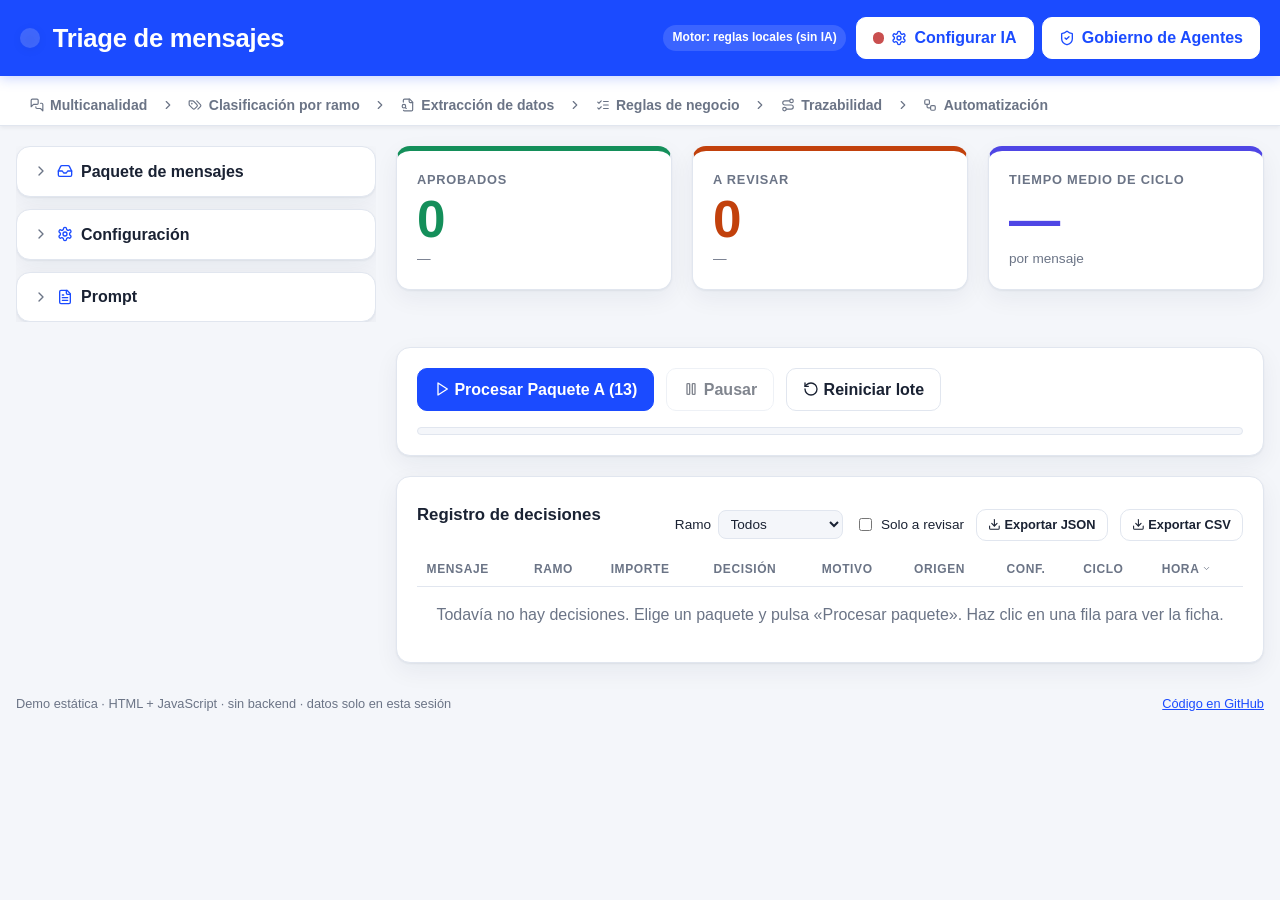
<file: index.html>
<!DOCTYPE html>
<html lang="es">
<head>
  <meta charset="utf-8">
  <meta name="viewport" content="width=device-width, initial-scale=1">
  <title>Triage de mensajes — seguros</title>
  <meta name="description" content="Demo de triaje multicanal de mensajes de clientes de una aseguradora: clasificación por ramo, extracción de datos y aplicación de reglas con Azure AI Foundry.">
  <link rel="stylesheet" href="styles.css">
  <link rel="stylesheet" href="header.css">
</head>
<body>
  <header class="topbar">
    <div class="brand">
      <span class="brand-icon" data-lucide="scan-text" aria-hidden="true" focusable="false"></span>
      <div>
        <h1>Triage de mensajes</h1>
      </div>
    </div>
    <div class="row topbar-actions">
      <span id="mode-badge" class="badge">Motor: reglas</span>
      <div class="topbar-buttons">
        <button id="btn-toggle-config" class="btn btn-topbar" type="button" aria-expanded="false" aria-controls="config-panel"><span id="ai-dot" class="dot dot-off" aria-hidden="true"></span> <span data-lucide="settings" aria-hidden="true"></span> Configurar IA</button>
        <a href="gobierno.html" class="btn btn-topbar"><span data-lucide="shield-check" aria-hidden="true"></span> Gobierno de Agentes</a>
      </div>
    </div>
  </header>

  <!-- Fases del proceso: breadcrumb con ficha explicativa al pasar el ratón / clic -->
  <nav class="submenu" id="phases" aria-label="Fases del proceso">
    <button type="button" class="phase" data-phase="multicanal" aria-expanded="false"><span data-lucide="messages-square" aria-hidden="true"></span> Multicanalidad</button><span class="arrow" data-lucide="chevron-right" aria-hidden="true"></span>
    <button type="button" class="phase" data-phase="ramo" aria-expanded="false"><span data-lucide="tags" aria-hidden="true"></span> Clasificación por ramo</button><span class="arrow" data-lucide="chevron-right" aria-hidden="true"></span>
    <button type="button" class="phase" data-phase="datos" aria-expanded="false"><span data-lucide="file-search" aria-hidden="true"></span> Extracción de datos</button><span class="arrow" data-lucide="chevron-right" aria-hidden="true"></span>
    <button type="button" class="phase" data-phase="reglas" aria-expanded="false"><span data-lucide="list-checks" aria-hidden="true"></span> Reglas de negocio</button><span class="arrow" data-lucide="chevron-right" aria-hidden="true"></span>
    <button type="button" class="phase" data-phase="registro" aria-expanded="false"><span data-lucide="route" aria-hidden="true"></span> Trazabilidad</button><span class="arrow" data-lucide="chevron-right" aria-hidden="true"></span>
    <button type="button" class="phase" data-phase="automatizacion" aria-expanded="false"><span data-lucide="workflow" aria-hidden="true"></span> Automatización</button>
    <!-- Panel emergente con la descripción de la fase (se rellena en app.js) -->
    <div id="phase-pop" class="phase-pop" role="tooltip" hidden>
      <div class="phase-pop-caret" aria-hidden="true"></div>
      <div id="phase-pop-body" class="phase-pop-body"></div>
    </div>
  </nav>

  <!-- Conexión Azure AI Foundry (arriba, plegable) -->
  <section id="config-panel" class="card config" hidden>
    <h2>Azure AI Foundry</h2>
    <p class="hint">
      La configuración se guarda solo en <code>sessionStorage</code> (se borra al cerrar la pestaña) y la clave se envía
      directamente a tu endpoint de Azure. Sin clave, el triaje usa un motor local de reglas por palabras clave (modo degradado).
    </p>
    <div class="grid-2">
      <label>
        <span>Endpoint</span>
        <input id="cfg-endpoint" type="url" placeholder="https://mi-recurso.services.ai.azure.com/openai/v1/responses" autocomplete="off" spellcheck="false">
        <small>URL del recurso. Si pegas la URL completa del portal (<code>…/openai/v1/responses</code> o <code>…/chat/completions</code>) la ruta se selecciona sola.</small>
      </label>
      <label>
        <span>Deployment / modelo</span>
        <input id="cfg-deployment" type="text" placeholder="gpt-5-nano" autocomplete="off" spellcheck="false">
      </label>
      <label>
        <span>Ruta de API</span>
        <select id="cfg-route">
          <option value="v1">v1 — /openai/v1/chat/completions (sin api-version)</option>
          <option value="responses">Responses API — /openai/v1/responses (sin api-version)</option>
          <option value="deployments">Clásica — /openai/deployments/{deployment}/chat/completions</option>
          <option value="models">Foundry Models — /models/chat/completions</option>
        </select>
      </label>
      <label>
        <span>API version <small>(solo rutas clásica y Foundry Models)</small></span>
        <input id="cfg-api-version" type="text" placeholder="2024-10-21 · 2024-05-01-preview" autocomplete="off" spellcheck="false">
      </label>
      <label>
        <span>API key</span>
        <input id="cfg-api-key" type="password" placeholder="••••••••••••••••" autocomplete="off" spellcheck="false">
      </label>
    </div>
    <div class="row">
      <button id="btn-test-ai" class="btn" type="button">Probar conexión</button>
      <button id="btn-clear-ai" class="btn btn-ghost" type="button">Borrar clave</button>
      <span id="ai-status" class="status" role="status" aria-live="polite"></span>
    </div>
  </section>

  <div class="layout">
    <!-- Barra lateral de ajustes -->
    <aside class="sidebar" aria-label="Ajustes">
      <details class="card section">
        <summary><span class="section-ico" data-lucide="inbox" aria-hidden="true"></span> Paquete de mensajes</summary>
        <div class="section-body">
          <select id="sel-paquete" aria-label="Paquete de mensajes"></select>
          <p id="paquete-desc" class="hint"></p>
          <ol id="paquete-lista" class="msg-list"></ol>
        </div>
      </details>
      <details class="card section">
        <summary><span class="section-ico" data-lucide="settings" aria-hidden="true"></span> Configuración</summary>
        <div class="section-body">
          <label>
            <span>Motor de triaje</span>
            <select id="sel-motor">
              <option value="auto">Automático — IA si está configurada, si no reglas locales</option>
              <option value="guardado">Resultados guardados — reproducción (5–7 s por mensaje)</option>
              <option value="archivo" disabled>Archivo cargado — reproducción (5–7 s por mensaje)</option>
            </select>
            <small id="motor-hint"></small>
          </label>
          <label>
            <span>Reproducir desde archivo</span>
            <input id="file-replay" type="file" accept="application/json,.json">
            <small>Carga un JSON exportado con «Exportar JSON» para repetir un lote real sin llamar al modelo.</small>
          </label>
          <label>
            <span>Llamadas a la IA por mensaje</span>
            <select id="sel-estrategia">
              <option value="1paso">1 paso — clasificar y aplicar con los tres bloques de reglas</option>
              <option value="2pasos">2 pasos — clasificar ramo, luego reglas solo de ese ramo</option>
            </select>
            <small>1 paso: una llamada por mensaje. 2 pasos: menos tokens de entrada pero dos llamadas y dos razonamientos; la ficha muestra los tokens de cada paso.</small>
          </label>
        </div>
      </details>
      <details class="card section">
        <summary><span class="section-ico" data-lucide="file-text" aria-hidden="true"></span> Prompt</summary>
        <div class="section-body" id="prompt-sections"></div>
      </details>
    </aside>

    <!-- Panel principal -->
    <main class="content">
      <section class="counters" aria-label="Indicadores">
        <article class="card counter counter-ok">
          <span class="counter-label">Aprobados</span>
          <span id="cnt-cleared" class="counter-value">0</span>
          <span id="pct-cleared" class="counter-sub">—</span>
        </article>
        <article class="card counter counter-review">
          <span class="counter-label">A revisar</span>
          <span id="cnt-review" class="counter-value">0</span>
          <span id="pct-review" class="counter-sub">—</span>
        </article>
        <article class="card counter counter-time">
          <span class="counter-label">Tiempo medio de ciclo</span>
          <span id="cnt-cycle" class="counter-value">—</span>
          <span id="cycle-sub" class="counter-sub">por mensaje</span>
        </article>
      </section>
      <div id="ramo-chips" class="chips" aria-label="Desglose por ramo"></div>

      <section class="card actions">
        <div class="row wrap">
          <button id="btn-run" class="btn btn-primary" type="button"><span data-lucide="play" aria-hidden="true"></span> Procesar paquete</button>
          <button id="btn-pause" class="btn" type="button" disabled><span data-lucide="pause" aria-hidden="true"></span> Pausar</button>
          <button id="btn-reset" class="btn btn-ghost" type="button"><span data-lucide="rotate-ccw" aria-hidden="true"></span> Reiniciar lote</button>
          <span id="run-status" class="status" role="status" aria-live="polite"></span>
        </div>
        <div class="progress" aria-hidden="true"><div id="progress-bar" class="progress-bar"></div></div>
      </section>

      <section class="card log">
        <div class="row wrap between">
          <h2>Registro de decisiones <span id="log-count" class="muted"></span></h2>
          <div class="row wrap">
            <label class="inline">Ramo
              <select id="filter-ramo">
                <option value="">Todos</option>
                <option>Auto</option>
                <option>Hogar</option>
                <option>Salud</option>
                <option>Indeterminado</option>
              </select>
            </label>
            <label class="inline"><input id="filter-review" type="checkbox"> Solo a revisar</label>
            <button id="btn-export-json" class="btn btn-ghost btn-sm" type="button"><span data-lucide="download" aria-hidden="true"></span> Exportar JSON</button>
            <button id="btn-export-csv" class="btn btn-ghost btn-sm" type="button"><span data-lucide="download" aria-hidden="true"></span> Exportar CSV</button>
          </div>
        </div>
        <div class="table-wrap">
          <table id="log-table">
            <thead>
              <tr>
                <th data-sort="id">Mensaje</th>
                <th data-sort="ramo">Ramo</th>
                <th data-sort="importe">Importe</th>
                <th data-sort="decision">Decisión</th>
                <th>Motivo</th>
                <th data-sort="origen">Origen</th>
                <th data-sort="confianza">Conf.</th>
                <th data-sort="duracion_ms">Ciclo</th>
                <th data-sort="timestamp">Hora</th>
              </tr>
            </thead>
            <tbody id="log-body"></tbody>
          </table>
          <p id="log-empty" class="muted center">Todavía no hay decisiones. Elige un paquete y pulsa «Procesar paquete». Haz clic en una fila para ver la ficha.</p>
        </div>
      </section>
    </main>
  </div>

  <!-- Ficha de un mensaje -->
  <dialog id="modal" class="modal" aria-labelledby="modal-title">
    <div class="modal-head">
      <div>
        <h2 id="modal-title"></h2>
        <p id="modal-subtitle" class="muted"></p>
      </div>
      <button id="modal-close" class="btn btn-ghost" type="button" aria-label="Cerrar"><span data-lucide="x" aria-hidden="true"></span></button>
    </div>
    <div class="modal-body">
      <div class="modal-col">
        <h3 id="modal-h-mensaje">Mensaje</h3>
        <dl id="modal-mensaje" class="kv"></dl>
        <pre id="modal-texto" class="msg-text"></pre>
        <h3>Datos extraídos</h3>
        <div class="box"><dl id="modal-datos" class="kv"></dl></div>
      </div>
      <div class="modal-col modal-decision">
        <h3>Ramo</h3>
        <p id="modal-ramo"></p>
        <ul id="modal-ramo-criterios" class="ramo-criterios"></ul>
        <h3>Criterios de decisión</h3>
        <ul id="modal-criterios" class="criterios"></ul>
        <h3>Decisión</h3>
        <dl id="modal-resultado" class="kv"></dl>
        <details>
          <summary>Respuesta cruda del modelo</summary>
          <pre id="modal-raw" class="raw"></pre>
        </details>
      </div>
    </div>
  </dialog>

  <footer class="footer">
    <span>Demo estática · HTML + JavaScript · sin backend · datos solo en esta sesión</span>
    <a href="https://github.com/nachoenjuto/fnol-triage" target="_blank" rel="noopener">Código en GitHub</a>
  </footer>

  <script src="icons.js"></script>
  <script src="data/mensajes.js"></script>
  <script src="data/resultados.js"></script>
  <script src="prompts.js"></script>
  <script src="app.js"></script>
</body>
</html>
</file>
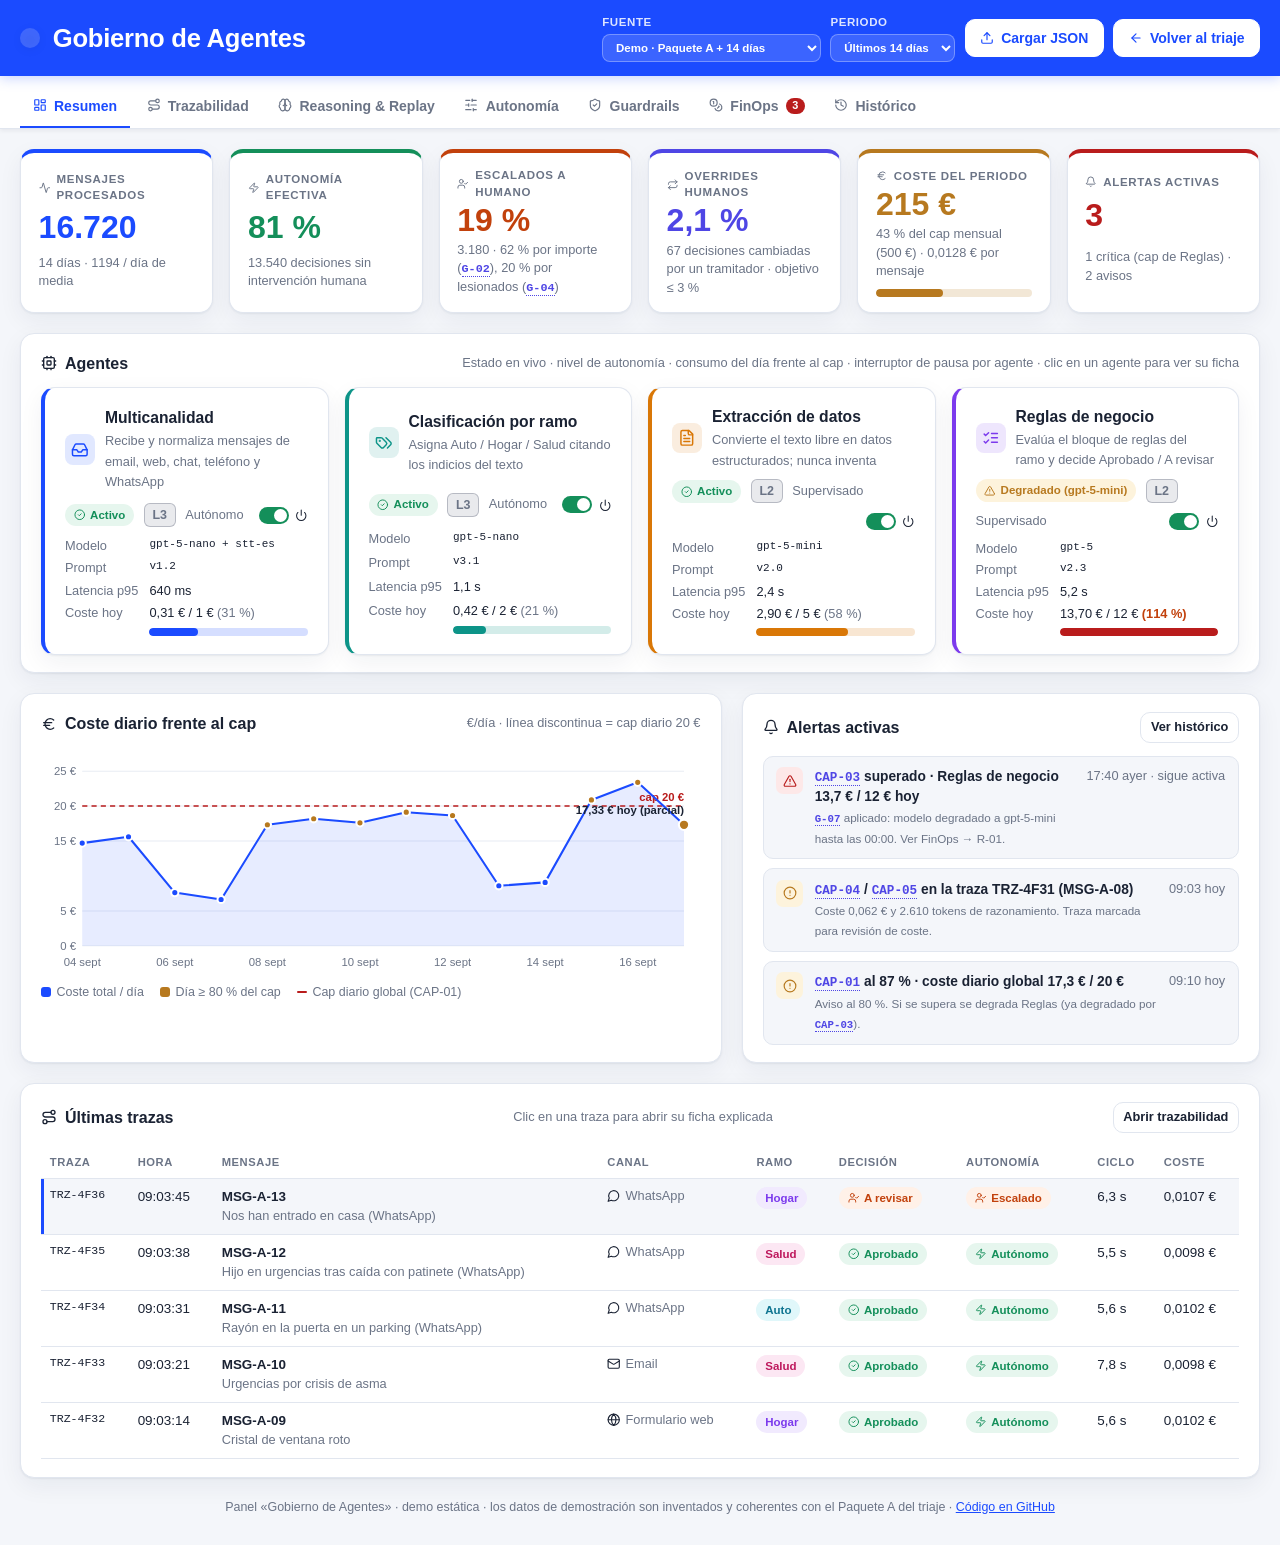
<file: gobierno.html>
<!DOCTYPE html>
<html lang="es">
<head>
  <meta charset="utf-8">
  <meta name="viewport" content="width=device-width, initial-scale=1">
  <title>Gobierno de Agentes — Triage de mensajes</title>
  <meta name="description" content="Panel de control agéntico del triaje de seguros: trazabilidad y observabilidad de los agentes, Reasoning & Replay, Autonomy engine y FinOps con caps de consumo.">
  <link rel="stylesheet" href="gobierno.css">
  <link rel="stylesheet" href="header.css">
</head>
<body>
<header class="topbar">
  <div class="brand">
    <span class="brand-icon" data-lucide="shield-check" aria-hidden="true" focusable="false"></span>
    <div>
      <h1>Gobierno de Agentes</h1>
    </div>
  </div>
  <div class="right">
    <label class="f" style="color:rgba(255,255,255,.85)">Fuente
      <select id="fuente" aria-label="Fuente de datos" style="background:rgba(255,255,255,.14);color:#fff;border-color:rgba(255,255,255,.3)">
        <option value="demo">Demo · Paquete A + 14 días</option>
        <option value="sesion">Sesión actual (registro del triaje)</option>
        <option value="archivo" disabled>Archivo JSON cargado</option>
      </select>
    </label>
    <label class="f" style="color:rgba(255,255,255,.85)">Periodo
      <select id="periodo" aria-label="Periodo" style="background:rgba(255,255,255,.14);color:#fff;border-color:rgba(255,255,255,.3)">
        <option value="14">Últimos 14 días</option><option value="7">Últimos 7 días</option><option value="1">Hoy</option>
      </select>
    </label>
    <input id="file-json" type="file" accept="application/json,.json" hidden>
    <button class="btn btn-white" type="button" id="btn-json"></button>
    <a class="btn btn-white" id="btn-back" href="index.html"></a>
  </div>
</header>
<p id="fuente-status" class="foot" role="status" aria-live="polite" style="padding:.5rem 1rem 0"></p>
<nav class="tabs" id="tabs" aria-label="Secciones"></nav>
<div class="tip" id="tip"></div>

<!-- ───────────── RESUMEN ───────────── -->
<section class="view is-active" data-view="resumen">
  <div class="kpis" id="kpis"></div>
  <div class="card">
    <div class="card-head"><h2 id="h-agentes"></h2><span class="muted small">Estado en vivo · nivel de autonomía · consumo del día frente al cap · interruptor de pausa por agente · clic en un agente para ver su ficha</span></div>
    <div class="agents" id="agents"></div>
  </div>
  <div class="two">
    <div class="card">
      <div class="card-head"><h2 id="h-coste"></h2><span class="muted small" id="coste-sub">€/día · línea discontinua = cap diario</span></div>
      <div id="chart-coste"></div>
      <div class="legend" id="legend-coste"></div>
    </div>
    <div class="card">
      <div class="card-head"><h2 id="h-alertas"></h2><button class="btn btn-sm" type="button" data-goto="historico">Ver histórico</button></div>
      <div class="alerts" id="alerts"></div>
    </div>
  </div>
  <div class="card">
    <div class="card-head"><h2 id="h-ultimas"></h2><span class="muted small">Clic en una traza para abrir su ficha explicada</span><button class="btn btn-sm" type="button" data-goto="trazas">Abrir trazabilidad</button></div>
    <div class="tw"><table><thead><tr><th>Traza</th><th>Hora</th><th>Mensaje</th><th>Canal</th><th>Ramo</th><th>Decisión</th><th>Autonomía</th><th>Ciclo</th><th>Coste</th></tr></thead><tbody id="ultimas"></tbody></table></div>
  </div>
</section>

<!-- ───────────── TRAZABILIDAD ───────────── -->
<section class="view" data-view="trazas">
  <div class="card detalle-fijo" id="traza-detalle"></div>
  <div class="card">
    <div class="card-head">
      <h2 id="h-trazas"></h2>
      <div class="row">
        <label class="f">Agente<select id="t-agente"><option value="">Todos</option><option value="multicanal">Multicanalidad</option><option value="clasificacion">Clasificación</option><option value="extraccion">Extracción</option><option value="reglas">Reglas</option></select></label>
        <label class="f">Canal<select id="t-canal"><option value="">Todos</option><option value="email">Email</option><option value="web">Formulario web</option><option value="chat">Chat</option><option value="telefono">Teléfono</option><option value="whatsapp">WhatsApp</option></select></label>
        <label class="f">Decisión<select id="t-dec"><option value="">Todas</option><option value="DESPEJADO">Aprobado</option><option value="REVISION">A revisar</option></select></label>
        <label class="f">Resultado<select id="t-res"><option value="">Todos</option><option value="auto">Autónomo</option><option value="humano">Escalado a humano</option><option value="override">Con override</option><option value="incidencia">Con incidencia</option></select></label>
      </div>
      <button class="btn btn-sm" type="button" id="btn-export-trazas"></button>
    </div>
    <div class="tw"><table><thead><tr><th>Traza</th><th>Hora</th><th>Mensaje</th><th>Canal</th><th>Ramo</th><th>Decisión</th><th>Autonomía</th><th>Conf.</th><th>Ciclo</th><th>Tokens</th><th>Coste</th><th>Incidencias</th></tr></thead><tbody id="t-trazas"></tbody></table></div>
  </div>
</section>

<!-- ───────────── REASONING & REPLAY ───────────── -->
<section class="view" data-view="replay">
  <details class="card lista-colapsable" id="r-lista" open>
    <summary><span id="r-summary"></span><span class="muted small" id="r-summary-sel"></span></summary>
    <div class="card-head" style="margin-top:.8rem">
      <div class="row">
        <label class="f">Agente<select id="r-agente"><option value="">Todos</option><option value="multicanal">Multicanalidad</option><option value="clasificacion">Clasificación</option><option value="extraccion">Extracción</option><option value="reglas">Reglas</option></select></label>
        <label class="f">Canal<select id="r-canal"><option value="">Todos</option><option value="email">Email</option><option value="web">Formulario web</option><option value="chat">Chat</option><option value="telefono">Teléfono</option><option value="whatsapp">WhatsApp</option></select></label>
        <label class="f">Decisión<select id="r-dec"><option value="">Todas</option><option value="DESPEJADO">Aprobado</option><option value="REVISION">A revisar</option></select></label>
        <label class="f">Resultado<select id="r-res"><option value="">Todos</option><option value="auto">Autónomo</option><option value="humano">Escalado a humano</option><option value="override">Con override</option><option value="incidencia">Con incidencia</option></select></label>
      </div>
      <span class="muted small">Clic en una traza para cargar su razonamiento y su replay</span>
    </div>
    <div class="tw"><table><thead><tr><th>Traza</th><th>Hora</th><th>Mensaje</th><th>Canal</th><th>Ramo</th><th>Decisión</th><th>Autonomía</th><th>Conf.</th><th>Ciclo</th><th>Tokens</th><th>Coste</th><th>Incidencias</th></tr></thead><tbody id="r-trazas"></tbody></table></div>
  </details>
  <div class="two">
    <div class="card">
      <div class="card-head"><h2 id="h-reasoning"></h2><span class="muted small" id="r-traza-sel"></span></div>
      <p class="muted small" style="margin-bottom:.8rem">Razonamiento resumido por agente tal y como quedó registrado (entrada → pasos → salida). No es la cadena de pensamiento cruda del modelo: es el registro estructurado que devuelve cada agente.</p>
      <div class="steps" id="steps"></div>
    </div>
    <div class="detail">
      <div class="card" id="card-replay">
        <div class="card-head"><h2 id="h-replay"></h2></div>
        <div class="row" style="margin-bottom:.8rem">
          <label class="f">Modo<select id="rp-modo"><option value="identico">Idéntico — mismos prompts y modelos (verificación determinista)</option><option value="whatif">What-if — cambiar modelo o versión de prompt</option></select></label>
          <label class="f">Modelo de Reglas<select id="rp-modelo"><option>gpt-5 (actual)</option><option>gpt-5-mini</option><option>gpt-5-nano</option></select></label>
          <label class="f">Prompt Reglas<select id="rp-prompt"><option>v2.3 (actual)</option><option>v2.4 (candidata)</option><option>v2.2</option></select></label>
          <button class="btn btn-primary btn-sm" type="button" id="btn-replay"></button>
        </div>
        <div class="diff" id="rp-diff"></div>
      </div>
      <div class="card">
        <div class="card-head"><h2 id="h-replays"></h2></div>
        <div class="tw"><table><thead><tr><th>Replay</th><th>Fecha</th><th>Traza</th><th>Modo</th><th>Cambio</th><th>Ramo</th><th>Decisión</th><th>Δ coste</th><th>Δ latencia</th><th>Usuario</th></tr></thead><tbody id="replays"></tbody></table></div>
      </div>
    </div>
  </div>
</section>

<!-- ───────────── AUTONOMÍA ───────────── -->
<section class="view" data-view="autonomia">
  <div class="kpis" id="kpis-aut"></div>
  <div class="card">
    <div class="card-head"><h2 id="h-niveles"></h2><span class="muted small">De rojo (manual) a verde (autónomo). Clic en un agente para ver su histórico; el interruptor pausa el agente</span></div>
    <div class="levels" id="levels"></div>
    <div class="agents" id="agents-aut" style="margin-top:1rem"></div>
  </div>
  <div class="card">
    <div class="card-head"><h2 id="h-cambios"></h2><span class="muted small">Cambios de nivel, de modelo y de guardrails con su motivo y quién los aprobó</span></div>
    <div class="tw"><table><thead><tr><th>Fecha</th><th>Agente</th><th>Cambio</th><th>Motivo</th><th>Usuario</th></tr></thead><tbody id="cambios"></tbody></table></div>
  </div>
</section>

<!-- ───────────── GUARDRAILS ───────────── -->
<section class="view" data-view="guardrails">
  <div class="kpis" id="kpis-gr"></div>
  <div class="card">
    <div class="card-head"><h2 id="h-guardrails"></h2><span class="muted small">Condiciones que limitan la autonomía de cada agente · pasa el ratón por un código (G-04, CAP-03) en cualquier pestaña para ver su descripción</span><button class="btn btn-sm" type="button" id="btn-new-policy"></button></div>
    <div class="tw"><table><thead><tr><th>Id</th><th>Agente</th><th>Condición</th><th>Acción</th><th>Severidad</th><th style="min-width:150px">Disparos 14 d</th><th>Estado</th></tr></thead><tbody id="policies"></tbody></table></div>
  </div>
  <div class="card">
    <div class="card-head"><h2 id="h-disparos"></h2></div>
    <div class="tw"><table><thead><tr><th>Fecha</th><th>Guardrail</th><th>Agente</th><th>Traza</th><th>Resultado</th></tr></thead><tbody id="disparos"></tbody></table></div>
  </div>
</section>

<!-- ───────────── FINOPS ───────────── -->
<section class="view" data-view="finops">
  <div class="kpis" id="kpis-fin"></div>
  <div class="card">
    <div class="card-head"><h2 id="h-caps"></h2><button class="btn btn-sm" type="button" id="btn-new-cap"></button></div>
    <div class="tw"><table><thead><tr><th>Cap</th><th>Ámbito</th><th>Tipo</th><th>Límite</th><th>Consumo</th><th style="min-width:180px">Uso</th><th>Acción al superar</th><th>Estado</th></tr></thead><tbody id="caps"></tbody></table></div>
  </div>
  <div class="two">
    <div class="card">
      <div class="card-head"><h2 id="h-coste-ag"></h2><span class="muted small">€/día apilado por agente · clic en la leyenda para ocultar o mostrar un agente</span></div>
      <div id="chart-stack"></div>
      <div class="legend" id="legend-stack"></div>
    </div>
    <div class="card">
      <div class="card-head"><h2 id="h-tokens"></h2><span class="muted small">Lote actual · miles de tokens · clic en la leyenda para filtrar</span></div>
      <div id="chart-tokens"></div>
      <div class="legend" id="legend-tokens"></div>
    </div>
  </div>
  <div class="card">
    <div class="card-head"><h2 id="h-modelos"></h2><span class="muted small">Consumo y éxito de cada modelo en los agentes que lo usan · 14 días</span></div>
    <div class="tw"><table><thead><tr><th>Modelo</th><th>Proveedor</th><th>Precio in / out</th><th>Agentes</th><th>Llamadas</th><th>Tokens in · out · razonamiento</th><th>Coste 14 d</th><th style="min-width:120px">% del coste</th><th>p95</th><th>JSON válido</th><th>Sin reintento</th><th>Estable en replay</th><th>Precisión</th></tr></thead><tbody id="modelos"></tbody></table></div>
    <div class="two" style="margin-top:1rem">
      <div>
        <h3 style="margin-bottom:.5rem">Coste por modelo y agente</h3>
        <div id="chart-modelos"></div>
        <div class="legend" id="legend-modelos"></div>
      </div>
      <div>
        <h3 style="margin-bottom:.5rem">Tokens por modelo</h3>
        <div id="chart-modelos-tok"></div>
        <div class="legend" id="legend-modelos-tok"></div>
      </div>
    </div>
  </div>
  <div class="card">
    <div class="card-head"><h2 id="h-reco"></h2></div>
    <div class="alerts" id="recos"></div>
  </div>
</section>

<!-- ───────────── HISTÓRICO ───────────── -->
<section class="view" data-view="historico">
  <div class="card">
    <div class="card-head"><h2 id="h-hist"></h2><div class="chips" id="hist-chips"></div></div>
    <div class="timeline" id="timeline"></div>
  </div>
</section>

<!-- Ficha de una traza (Resumen) -->
<dialog id="modal-traza" class="modal" aria-labelledby="modal-traza-title">
  <div class="modal-head"><h2 id="modal-traza-title"></h2><button class="btn btn-sm" type="button" data-close="modal-traza" aria-label="Cerrar"></button></div>
  <div class="modal-body" id="modal-traza-body"></div>
</dialog>

<!-- Ficha de un agente (Resumen y Autonomía) -->
<dialog id="modal-agente" class="modal" aria-labelledby="modal-agente-title">
  <div class="modal-head"><h2 id="modal-agente-title"></h2><button class="btn btn-sm" type="button" data-close="modal-agente" aria-label="Cerrar"></button></div>
  <div class="modal-body" id="modal-agente-body"></div>
</dialog>

<p class="foot">Panel «Gobierno de Agentes» · demo estática · los datos de demostración son inventados y coherentes con el Paquete A del triaje · <a href="https://github.com/nachoenjuto/fnol-triage" target="_blank" rel="noopener">Código en GitHub</a></p>
  <script src="icons.js"></script>
  <script src="data/gobierno.js"></script>
  <script src="gobierno.js"></script>
</body>
</html>
</file>
<file: styles.css>
:root {
  --bg: #f4f6fa;
  --surface: #ffffff;
  --text: #1a2233;
  --muted: #6b7486;
  --border: #e1e6ef;
  --primary: #1B4BFF;
  --header: #1B4BFF;
  --primary-ink: #ffffff;
  --ok: #148f5a;
  --ok-bg: #e6f6ee;
  --review: #c2410c;
  --review-bg: #fff1e8;
  --time: #4f46e5;
  --time-bg: #eef0ff;
  --error: #b91c1c;
  --auto: #0e7490;   --auto-bg: #e0f7fa;
  --hogar: #7c3aed;  --hogar-bg: #f1eafe;
  --salud: #be185d;  --salud-bg: #fce7f3;
  --radius: 14px;
  --shadow: 0 1px 2px rgba(20, 30, 60, .06), 0 8px 24px rgba(20, 30, 60, .06);
  color-scheme: light dark;
  /* Iconos Lucide usados como mask-image (::before/::after no admiten <svg> inline) */
  --icon-chevron-right: url("data:image/svg+xml,%3Csvg%20xmlns%3D%22http%3A//www.w3.org/2000/svg%22%20viewBox%3D%220%200%2024%2024%22%20fill%3D%22none%22%20stroke%3D%22black%22%20stroke-width%3D%222%22%20stroke-linecap%3D%22round%22%20stroke-linejoin%3D%22round%22%3E%3Cpath%20d%3D%22m9%2018%206-6-6-6%22/%3E%3C/svg%3E");
  --icon-chevron-up: url("data:image/svg+xml,%3Csvg%20xmlns%3D%22http%3A//www.w3.org/2000/svg%22%20viewBox%3D%220%200%2024%2024%22%20fill%3D%22none%22%20stroke%3D%22black%22%20stroke-width%3D%222%22%20stroke-linecap%3D%22round%22%20stroke-linejoin%3D%22round%22%3E%3Cpath%20d%3D%22m18%2015-6-6-6%206%22/%3E%3C/svg%3E");
}
@media (prefers-color-scheme: dark) {
  :root {
    --bg: #0f1420; --surface: #182034; --text: #e8ecf5; --muted: #97a1b8; --border: #2a3450;
    --ok-bg: #0f2e22; --review-bg: #3a1d0e; --time-bg: #1c1f4a;
    --auto-bg: #0b2f36; --hogar-bg: #2a1a4d; --salud-bg: #451028;
    --shadow: 0 1px 2px rgba(0, 0, 0, .4), 0 8px 24px rgba(0, 0, 0, .35);
  }
}

* { box-sizing: border-box; }
/* Iconos Lucide inline (icons.js → lucide()): 1em por defecto, hereda color del texto */
svg.lucide-svg { width: 1em; height: 1em; flex: none; vertical-align: -.15em; }
button svg.lucide-svg, a.btn svg.lucide-svg { vertical-align: -.15em; }
html, body { margin: 0; }
body { font-family: -apple-system, BlinkMacSystemFont, "Segoe UI", Inter, Roboto, sans-serif; background: var(--bg); color: var(--text); line-height: 1.45; }
h2 { font-size: 1.05rem; margin: 0 0 .5rem; }
h3 { font-size: .8rem; text-transform: uppercase; letter-spacing: .06em; color: var(--muted); margin: 1rem 0 .4rem; }
.modal h3 { font-size: .95rem; letter-spacing: .04em; color: var(--text); margin: 1.25rem 0 .6rem; padding: 0 0 .35rem .6rem; border-bottom: 2px solid var(--border); border-left: 4px solid var(--primary); line-height: 1.2; }
.modal h3:first-child { margin-top: .25rem; }
.box { background: var(--bg); border: 1px solid var(--border); border-radius: 8px; padding: .75rem; }
code { font-family: ui-monospace, SFMono-Regular, Menlo, monospace; font-size: .9em; }
a { color: var(--primary); }
.small { font-size: .8rem; }

/* .topbar, .brand, .brand-icon y los botones de cabecera están en header.css (compartido con gobierno.html) */
/* Barra de submenú (fases del proceso): botones tipo breadcrumb sobre la barra clara .submenu */
.submenu .arrow { color: var(--muted); width: 1em; height: 1em; flex: none; }
.phase { font: inherit; font-weight: 600; color: var(--muted); background: transparent; border: 0; padding: .6rem .6rem; margin: 0; border-radius: 6px; cursor: pointer; line-height: inherit; white-space: nowrap; display: inline-flex; align-items: center; gap: .4rem; transition: background .12s, color .12s; }
.phase:hover, .phase:focus-visible, .phase.is-active { background: var(--bg); color: var(--primary); outline: none; }
.phase:focus-visible { box-shadow: 0 0 0 2px var(--primary); }
.phase-pop { position: fixed; left: 0; width: min(440px, calc(100vw - 2rem)); background: var(--surface); color: var(--text); border: 1px solid var(--border); border-radius: 12px; box-shadow: 0 12px 32px rgba(10, 20, 50, .28); z-index: 6; }
.phase-pop-body { padding: 1rem 1.1rem 1.1rem; max-height: 70vh; overflow-y: auto; }
.phase-pop-caret { position: absolute; top: -7px; left: 24px; width: 12px; height: 12px; background: var(--surface); border-left: 1px solid var(--border); border-top: 1px solid var(--border); transform: rotate(45deg); }
.phase-pop h3 { margin: 0 0 .35rem; font-size: 1rem; text-transform: none; letter-spacing: 0; color: var(--primary); }
.phase-pop h4 { margin: .75rem 0 .35rem; font-size: .7rem; text-transform: uppercase; letter-spacing: .07em; color: var(--muted); font-weight: 700; }
.phase-pop p { margin: 0; font-size: .88rem; line-height: 1.5; }
.phase-pop .phase-desc { color: var(--muted); margin-bottom: .6rem; }
.phase-pop .phase-cierre { margin-top: .8rem; padding-top: .7rem; border-top: 1px dashed var(--border); }
.phase-list { list-style: none; margin: 0; padding: 0; display: grid; gap: .3rem; font-size: .86rem; }
.phase-list.cols { grid-template-columns: 1fr 1fr; }
.phase-list li { display: flex; align-items: center; gap: .55rem; }
.phase-list li small { color: var(--muted); }
.phase-list li.ramo-block { display: block; }
.ramo-block + .ramo-block { margin-top: .5rem; }
.ramo-head { display: flex; align-items: center; gap: .55rem; }
.rule-list { list-style: none; margin: .3rem 0 0 calc(1.7rem + .55rem); padding: 0; display: grid; gap: .22rem; font-size: .8rem; }
.rule-list li { display: flex; align-items: center; gap: .4rem; }
.rule-code { --c: var(--primary); flex: none; font-size: .68rem; font-weight: 700; font-family: ui-monospace, SFMono-Regular, Menlo, monospace; padding: .05rem .35rem; border-radius: 5px; color: var(--c); background: color-mix(in srgb, var(--c) 12%, transparent); }
.phase-ico { --c: var(--primary); flex: none; width: 1.7rem; height: 1.7rem; border-radius: 7px; display: inline-flex; align-items: center; justify-content: center; color: var(--c); background: color-mix(in srgb, var(--c) 12%, transparent); }
.phase-ico svg { width: 1.05rem; height: 1.05rem; }
.phase-badge { display: inline-flex; align-items: center; gap: .35rem; margin-top: .7rem; padding: .2rem .6rem; border-radius: 999px; font-size: .75rem; font-weight: 600; border: 1px solid; }
.phase-badge svg { width: 1em; height: 1em; }
.phase-badge-ia { color: #7a4d00; background: #fff1c2; border-color: #ffd166; } .phase-badge-ia svg { color: #e0a200; }
.phase-badge-logica { color: #0f4c5c; background: #e0f2f7; border-color: #7cc4d6; } .phase-badge-logica svg { color: #0e7490; }
@media (prefers-color-scheme: dark) { .phase-badge-ia { color: #ffd166; background: #3a2c07; } .phase-badge-logica { color: #9fe1f2; background: #0b2f36; border-color: #17677c; } }
@media (max-width: 600px) { .phase-pop { left: 1rem !important; right: 1rem; width: auto; } .phase-pop-caret { display: none; } .phase-list.cols { grid-template-columns: 1fr; } }
.topbar .badge { background: rgba(255,255,255,.14); color: #fff; }
.topbar-buttons { display: flex; align-items: center; gap: .5rem; flex-wrap: wrap; }
.dot { width: .7rem; height: .7rem; border-radius: 50%; display: inline-block; }
.dot-on { background: #3a9d5d; }
.dot-off { background: #c94f4f; }

.card { background: var(--surface); border: 1px solid var(--border); border-radius: var(--radius); padding: 1.25rem; box-shadow: var(--shadow); }
.config { margin: 1.25rem 1rem 0; }

/* Layout dos columnas */
.layout { display: grid; grid-template-columns: 360px minmax(0, 1fr); gap: 1.25rem; padding: 1.25rem 1rem 2rem; align-items: start; }
.sidebar { display: grid; gap: .75rem; position: sticky; top: 4.5rem; max-height: calc(100vh - 5.5rem); overflow-y: auto; }
.content { display: grid; gap: 1.25rem; min-width: 0; }
.content > * { min-width: 0; }
@media (max-width: 960px) {
  .layout { grid-template-columns: 1fr; }
  .sidebar { position: static; max-height: none; }
}

/* Secciones colapsables */
.section { padding: 0; }
.section > summary { cursor: pointer; padding: .8rem 1rem; font-weight: 700; list-style: none; display: flex; align-items: center; gap: .5rem; }
.section > summary::before { content: ''; display: inline-block; width: 1em; height: 1em; background: var(--muted); -webkit-mask: var(--icon-chevron-right) center / contain no-repeat; mask: var(--icon-chevron-right) center / contain no-repeat; transition: transform .15s; }
.section[open] > summary::before { transform: rotate(90deg); }
.section > summary::-webkit-details-marker { display: none; }
.section-ico { flex: none; width: 1.1em; height: 1.1em; color: var(--primary); vertical-align: -.15em; }
.prompt-base h3 { display: flex; align-items: center; gap: .4rem; margin: 0; }
.section-body { padding: 0 1rem 1rem; display: grid; gap: .6rem; }
.edited-flag { font-size: .7rem; font-weight: 600; color: var(--review); background: var(--review-bg); padding: .1rem .45rem; border-radius: 999px; }
.msg-list { margin: 0; padding-left: 1.2rem; font-size: .8rem; display: grid; gap: .35rem; max-height: 260px; overflow-y: auto; }
.msg-id { font-weight: 700; }
.canal-icon { display: inline-flex; width: 1em; height: 1em; vertical-align: -.15em; color: var(--muted); }
.canal-icon svg { width: 100%; height: 100%; }
.canal-whatsapp { color: #25D366; }
.canal-email { color: var(--primary); }
.canal-telefono { color: var(--review); }
.canal-chat { color: var(--time); }
.canal-web { color: var(--auto); }
.modal h3 .canal-icon { width: 1.25em; height: 1.25em; margin-right: .3rem; }
.msg-list li .canal-icon { width: .95em; height: .95em; }
.msg-canal { color: var(--muted); font-size: .7rem; text-transform: uppercase; }
.msg-asunto { color: var(--muted); }

/* Formularios */
.hint { color: var(--muted); font-size: .85rem; margin: 0 0 .5rem; }
.grid-2 { display: grid; grid-template-columns: repeat(auto-fit, minmax(240px, 1fr)); gap: .9rem 1.25rem; }
label { display: grid; gap: .3rem; font-size: .85rem; font-weight: 600; }
label small { font-weight: 400; color: var(--muted); }
label.inline { display: inline-flex; align-items: center; gap: .4rem; font-weight: 500; }
input[type="text"], input[type="url"], input[type="password"], input[type="file"], select, textarea { width: 100%; padding: .55rem .7rem; border: 1px solid var(--border); border-radius: 8px; background: var(--bg); color: var(--text); font: inherit; }
textarea { font-family: ui-monospace, SFMono-Regular, Menlo, monospace; font-size: .78rem; line-height: 1.4; resize: vertical; }
input:focus, select:focus, textarea:focus { outline: 2px solid var(--primary); outline-offset: 1px; }
label.inline select { width: auto; padding: .3rem .5rem; }

/* Botones */
.btn { font: inherit; font-weight: 600; padding: .55rem 1rem; border-radius: 10px; cursor: pointer; border: 1px solid var(--border); background: var(--surface); color: var(--text); transition: transform .06s ease, background .15s; }
.btn:hover { background: var(--bg); }
.btn:active { transform: translateY(1px); }
.btn:disabled { opacity: .55; cursor: not-allowed; }
.btn-primary { background: var(--primary); color: var(--primary-ink); border-color: var(--primary); }
.btn-primary:hover { background: #1849c9; }
.btn-ghost { background: transparent; }
.btn-sm { padding: .35rem .7rem; font-size: .8rem; }

.row { display: flex; align-items: center; gap: .75rem; margin-top: .75rem; }
.row.wrap { flex-wrap: wrap; }
.row.between { justify-content: space-between; margin-top: 0; }
.status { font-size: .85rem; color: var(--muted); }
.status.ok { color: var(--ok); }
.status.error { color: var(--error); }
.badge { font-size: .75rem; font-weight: 600; padding: .25rem .6rem; border-radius: 999px; background: var(--time-bg); color: var(--time); white-space: nowrap; }
.muted { color: var(--muted); font-weight: 400; }
.center { text-align: center; }

/* Contadores */
.counters { display: grid; grid-template-columns: repeat(auto-fit, minmax(200px, 1fr)); gap: 1.25rem; }
.counter { display: grid; gap: .25rem; border-top: 5px solid var(--border); }
.counter-label { font-size: .8rem; font-weight: 700; text-transform: uppercase; letter-spacing: .06em; color: var(--muted); }
.counter-value { font-size: 3.2rem; font-weight: 800; line-height: 1; font-variant-numeric: tabular-nums; }
.counter-sub { font-size: .85rem; color: var(--muted); }
.counter-ok { border-top-color: var(--ok); } .counter-ok .counter-value { color: var(--ok); }
.counter-review { border-top-color: var(--review); } .counter-review .counter-value { color: var(--review); }
.counter-time { border-top-color: var(--time); } .counter-time .counter-value { color: var(--time); }
.chips { display: flex; gap: .5rem; flex-wrap: wrap; margin-top: -.5rem; min-height: 1.6rem; }
.chip { font-size: .78rem; font-weight: 700; padding: .2rem .6rem; border-radius: 999px; background: var(--bg); border: 1px solid var(--border); }
.chip-auto { color: var(--auto); background: var(--auto-bg); }
.chip-hogar { color: var(--hogar); background: var(--hogar-bg); }
.chip-salud { color: var(--salud); background: var(--salud-bg); }

/* Progreso */
.actions .row { margin-top: 0; }
.progress { height: 8px; background: var(--bg); border-radius: 999px; overflow: hidden; margin-top: 1rem; border: 1px solid var(--border); }
.progress-bar { height: 100%; width: 0; background: linear-gradient(90deg, var(--primary), var(--time)); transition: width .15s; }

/* Registro */
.table-wrap { overflow-x: auto; margin-top: .75rem; }
table { width: 100%; border-collapse: collapse; font-size: .85rem; }
th, td { text-align: left; padding: .5rem .6rem; border-bottom: 1px solid var(--border); vertical-align: top; white-space: nowrap; }
th { font-size: .75rem; text-transform: uppercase; letter-spacing: .05em; color: var(--muted); position: sticky; top: 0; background: var(--surface); }
th[data-sort] { cursor: pointer; user-select: none; }
th[data-sort]:hover { color: var(--text); }
th[data-sort].sorted::after { content: ''; display: inline-block; width: .75em; height: .75em; margin-left: .25em; vertical-align: -.05em; background: currentColor; -webkit-mask: var(--icon-chevron-up) center / contain no-repeat; mask: var(--icon-chevron-up) center / contain no-repeat; }
th[data-sort].sorted[data-dir="desc"]::after { transform: rotate(180deg); }
td.motivo { white-space: normal; min-width: 260px; max-width: 480px; }
tbody tr { cursor: pointer; }
tbody tr:hover { background: var(--bg); }
tbody tr:focus { outline: 2px solid var(--primary); outline-offset: -2px; }
.row-review td:first-child { border-left: 3px solid var(--review); }
.row-ok td:first-child { border-left: 3px solid transparent; }
.pill { font-size: .75rem; font-weight: 700; padding: .2rem .55rem; border-radius: 999px; white-space: nowrap; }
.pill-ok { background: var(--ok-bg); color: var(--ok); }
.pill-review { background: var(--review-bg); color: var(--review); }
.pill-ramo-auto { background: var(--auto-bg); color: var(--auto); }
.pill-ramo-hogar { background: var(--hogar-bg); color: var(--hogar); }
.pill-ramo-salud { background: var(--salud-bg); color: var(--salud); }
.pill-ramo-indeterminado { background: var(--bg); color: var(--muted); border: 1px solid var(--border); }
.mark { font-size: .8rem; font-weight: 700; display: inline-flex; align-items: center; gap: .2rem; }
.mark.ok { color: var(--ok); }
.mark.ko { color: var(--review); }

/* Modal */
.modal { border: 1px solid var(--border); border-radius: var(--radius); padding: 0; width: min(1100px, 94vw); max-height: 90vh; background: var(--surface); color: var(--text); box-shadow: var(--shadow); }
.modal::backdrop { background: rgba(10, 15, 30, .55); }
.modal-head { display: flex; justify-content: space-between; align-items: flex-start; gap: 1rem; padding: 1rem 1.25rem; border-bottom: 1px solid var(--border); position: sticky; top: 0; background: var(--surface); }
.modal-head h2 { margin: 0 0 .25rem; }
.modal-head p { margin: 0; }
.modal-body { display: grid; grid-template-columns: 1fr 1fr; gap: 1.5rem; padding: 1rem 1.25rem 1.5rem; max-height: calc(90vh - 5rem); overflow-y: auto; }
.modal-col { min-width: 0; }
.modal-decision { border-left: 1px solid var(--border); padding-left: 1.5rem; }
@media (max-width: 760px) { .modal-body { grid-template-columns: 1fr; } .modal-decision { border-left: 0; padding-left: 0; } }
.kv { display: grid; grid-template-columns: max-content 1fr; gap: .3rem 1rem; margin: 0; font-size: .85rem; }
.kv dt { color: var(--muted); font-weight: 600; }
.kv dd { margin: 0; overflow-wrap: anywhere; }
.msg-text { white-space: pre-wrap; font: inherit; font-size: .85rem; background: var(--bg); border: 1px solid var(--border); border-radius: 8px; padding: .75rem; margin: .5rem 0 0; }
.criterios { list-style: none; margin: 0; padding: 0; display: grid; gap: .5rem; font-size: .85rem; }
.crit { display: flex; gap: .6rem; padding: .5rem .6rem; border-radius: 8px; border: 1px solid var(--border); }
.crit small { color: var(--muted); }
.crit-icon { flex: none; width: 1.2rem; display: inline-flex; align-items: center; justify-content: center; }
.crit-cumple { background: var(--ok-bg); } .crit-cumple .crit-icon { color: var(--ok); }
.crit-incumple { background: var(--review-bg); } .crit-incumple .crit-icon { color: var(--review); }
.crit-no_aplica { opacity: .7; } .crit-no_aplica .crit-icon { color: var(--muted); }
.raw { font-size: .75rem; white-space: pre-wrap; background: var(--bg); border: 1px solid var(--border); border-radius: 8px; padding: .6rem; max-height: 260px; overflow: auto; }

.footer { display: flex; justify-content: space-between; gap: 1rem; flex-wrap: wrap; padding: 0 1rem 2rem; font-size: .8rem; color: var(--muted); }
@media (max-width: 600px) { .counter-value { font-size: 2.4rem; } }

.ramo-criterios { margin: .25rem 0 0; padding-left: 1.2rem; font-size: .85rem; display: grid; gap: .2rem; }
</file>
<file: header.css>
/* Cabecera compartida por index.html y gobierno.html: cabecera azul (.topbar) + barra
   clara de submenú (.submenu en index, .tabs en gobierno). Usa los mismos nombres de
   clase que ya existen en cada página (selectores combinados) para no tocar su JS. */

.topbar { display: flex; align-items: center; justify-content: space-between; gap: 1rem; min-height: 76px; padding: .8rem 1.25rem; background: var(--header); color: #fff; position: sticky; top: 0; z-index: 5; box-shadow: 0 2px 12px rgba(27, 75, 255, .25); }
.brand { display: flex; align-items: center; gap: .8rem; flex: none; }
.brand-icon, .brand-ico { flex: none; width: 44px; height: 44px; padding: 10px; box-sizing: border-box; border-radius: 12px; background: rgba(255,255,255,.16); color: #fff; display: grid; place-items: center; filter: drop-shadow(0 2px 4px rgba(0,0,0,.25)); }
.brand-icon svg, .brand-ico svg { width: 24px; height: 24px; }
.brand h1 { font-size: 1.6rem; margin: 0; letter-spacing: -.01em; line-height: 1.1; white-space: nowrap; }

.topbar-actions, .topbar .right { display: flex; align-items: center; justify-content: flex-end; gap: .6rem; flex-wrap: wrap; flex: 1 1 auto; min-width: 0; margin-top: 0; }

.btn-topbar, .btn-white { background: #fff; color: var(--header); border-color: #fff; display: inline-flex; align-items: center; justify-content: center; gap: .45rem; white-space: nowrap; text-decoration: none; }
.btn-topbar:hover, .btn-white:hover { background: #e4eaff; color: #1440d6; }
.btn-topbar:focus-visible, .btn-white:focus-visible { outline: none; box-shadow: 0 0 0 2px #ffd166; }

/* font-size fijo: index.html (body 16px) y gobierno.html (body 14px) parten de bases distintas;
   se fija aquí para que el texto y los iconos del menú horizontal midan igual en las dos páginas. */
.submenu, .tabs { display: flex; align-items: center; gap: .25rem; padding: .6rem 1.25rem 0; background: var(--surface); border-bottom: 1px solid var(--border); box-shadow: 0 2px 4px rgba(15, 23, 42, .06); overflow-x: auto; position: sticky; top: var(--top-h, 63px); z-index: 4; font-size: 14px; }

@media (max-width: 600px) {
  .topbar { flex-direction: column; align-items: flex-start; }
  .submenu, .tabs { position: static; top: 0; }
}
</file>
<file: gobierno.css>
/* Panel «Gobierno de Agentes» — hoja autosuficiente con los mismos tokens que styles.css */
:root {
  --bg: #f4f6fa; --surface: #ffffff; --text: #1a2233; --muted: #6b7486; --border: #e1e6ef;
  --primary: #1B4BFF; --header: #1B4BFF; --primary-ink: #fff;
  --ok: #148f5a; --ok-bg: #e6f6ee; --review: #c2410c; --review-bg: #fff1e8; --time: #4f46e5; --time-bg: #eef0ff;
  --warn: #b7791f; --warn-bg: #fdf3dc; --crit: #b91c1c; --crit-bg: #fde8e8;
  --auto: #0e7490; --auto-bg: #e0f7fa; --hogar: #7c3aed; --hogar-bg: #f1eafe; --salud: #be185d; --salud-bg: #fce7f3;
  --ag-multicanal: #1B4BFF; --ag-clasificacion: #0d9488; --ag-extraccion: #d97706; --ag-reglas: #7c3aed; --ag-ia: #4f46e5; --ag-local: #6b7486;
  --grid: #e8ecf3; --radius: 14px; --shadow: 0 1px 2px rgba(20,30,60,.06), 0 8px 24px rgba(20,30,60,.06);
  color-scheme: light;
}
@media (prefers-color-scheme: dark) { :root:not([data-theme="light"]) {
  --bg: #0f1420; --surface: #182034; --text: #e8ecf5; --muted: #97a1b8; --border: #2a3450;
  --ok-bg: #0f2e22; --review-bg: #3a1d0e; --time-bg: #1c1f4a; --warn-bg: #3a2c07; --crit-bg: #3b1212;
  --auto-bg: #0b2f36; --hogar-bg: #2a1a4d; --salud-bg: #451028;
  --ag-multicanal: #4f7bff; --ag-clasificacion: #0fa393; --ag-extraccion: #c47e14; --ag-reglas: #9b7cf5; --ag-ia: #8b87f5; --ag-local: #97a1b8;
  --grid: #24304a; --shadow: 0 1px 2px rgba(0,0,0,.4), 0 8px 24px rgba(0,0,0,.35); color-scheme: dark; } }
:root[data-theme="dark"] {
  --bg: #0f1420; --surface: #182034; --text: #e8ecf5; --muted: #97a1b8; --border: #2a3450;
  --ok-bg: #0f2e22; --review-bg: #3a1d0e; --time-bg: #1c1f4a; --warn-bg: #3a2c07; --crit-bg: #3b1212;
  --auto-bg: #0b2f36; --hogar-bg: #2a1a4d; --salud-bg: #451028;
  --ag-multicanal: #4f7bff; --ag-clasificacion: #0fa393; --ag-extraccion: #c47e14; --ag-reglas: #9b7cf5; --ag-ia: #8b87f5; --ag-local: #97a1b8;
  --grid: #24304a; --shadow: 0 1px 2px rgba(0,0,0,.4), 0 8px 24px rgba(0,0,0,.35); color-scheme: dark; }

* { box-sizing: border-box; }
body { margin: 0; font-family: -apple-system, BlinkMacSystemFont, "Segoe UI", Inter, Roboto, sans-serif; background: var(--bg); color: var(--text); line-height: 1.45; font-size: 14px; }
h1, h2, h3, h4, p { margin: 0; }
h1 { font-size: 1.6rem; letter-spacing: -.01em; line-height: 1.1; }
h2 { font-size: 1rem; }
h3 { font-size: .72rem; text-transform: uppercase; letter-spacing: .07em; color: var(--muted); font-weight: 700; }
a { color: var(--primary); }
svg.i, svg.lucide-svg { width: 1em; height: 1em; flex: none; vertical-align: -.15em; }
.mono { font-family: ui-monospace, SFMono-Regular, Menlo, monospace; font-size: .86em; }
.tnum { font-variant-numeric: tabular-nums; }
.muted { color: var(--muted); }
.small { font-size: .8rem; }

/* .topbar, .brand, .brand-ico y .btn-white están en header.css (compartido con index.html) */
.btn { font: inherit; font-weight: 600; padding: .5rem .9rem; border-radius: 10px; cursor: pointer; border: 1px solid var(--border); background: var(--surface); color: var(--text); display: inline-flex; align-items: center; gap: .45rem; transition: background .15s, transform .06s; }
.btn:hover { background: var(--bg); } .btn:active { transform: translateY(1px); }
.btn:focus-visible { outline: 2px solid var(--primary); outline-offset: 2px; }
.btn-primary { background: var(--primary); color: #fff; border-color: var(--primary); } .btn-primary:hover { background: #1849c9; }
.btn-sm { padding: .32rem .6rem; font-size: .8rem; }
.pill { font-size: .72rem; font-weight: 700; padding: .18rem .55rem; border-radius: 999px; white-space: nowrap; display: inline-flex; align-items: center; gap: .3rem; }
.pill-ok { background: var(--ok-bg); color: var(--ok); } .pill-review { background: var(--review-bg); color: var(--review); }
.pill-warn { background: var(--warn-bg); color: var(--warn); } .pill-crit { background: var(--crit-bg); color: var(--crit); }
.pill-time { background: var(--time-bg); color: var(--time); } .pill-muted { background: var(--bg); color: var(--muted); border: 1px solid var(--border); }
.pill-auto { background: var(--auto-bg); color: var(--auto); } .pill-hogar { background: var(--hogar-bg); color: var(--hogar); } .pill-salud { background: var(--salud-bg); color: var(--salud); }
.ag { --c: var(--primary); display: inline-flex; align-items: center; gap: .35rem; font-weight: 600; }
.ag .dot { width: .6rem; height: .6rem; border-radius: 3px; background: var(--c); flex: none; }
.ag-ico { --c: var(--primary); width: 1.9rem; height: 1.9rem; border-radius: 8px; display: inline-grid; place-items: center; color: var(--c); background: color-mix(in srgb, var(--c) 13%, transparent); flex: none; }
.ag-ico svg { width: 1.1rem; height: 1.1rem; }

/* Pestañas (el contenedor .tabs está en header.css, compartido con .submenu de index.html) */
.tab { font: inherit; font-weight: 600; color: var(--muted); background: none; border: 0; border-bottom: 3px solid transparent; padding: .6rem .8rem; cursor: pointer; white-space: nowrap; display: inline-flex; align-items: center; gap: .45rem; }
.tab:hover { color: var(--text); } .tab.is-active { color: var(--primary); border-bottom-color: var(--primary); }
.tab .n { font-size: .68rem; background: var(--crit); color: #fff; border-radius: 999px; padding: 0 .4rem; }
.view { display: none; padding: 1.25rem; gap: 1.25rem; grid-template-columns: 1fr; max-width: 1400px; margin: 0 auto; }
.view.is-active { display: grid; }
.card { background: var(--surface); border: 1px solid var(--border); border-radius: var(--radius); padding: 1.1rem 1.25rem; box-shadow: var(--shadow); min-width: 0; }
.card-head { display: flex; justify-content: space-between; align-items: center; gap: 1rem; flex-wrap: wrap; margin-bottom: .8rem; }
.card-head h2 { display: flex; align-items: center; gap: .5rem; }
.two { display: grid; grid-template-columns: 1.15fr .85fr; gap: 1.25rem; } .three { display: grid; grid-template-columns: repeat(3, 1fr); gap: 1.25rem; }
@media (max-width: 960px) { .two, .three { grid-template-columns: 1fr; } }

/* KPI */
.kpis { display: grid; grid-template-columns: repeat(auto-fit, minmax(190px, 1fr)); gap: 1rem; }
.kpi { border-top: 4px solid var(--border); display: grid; gap: .2rem; padding: .9rem 1.1rem; }
.kpi .l { font-size: .72rem; font-weight: 700; text-transform: uppercase; letter-spacing: .06em; color: var(--muted); display: flex; align-items: center; gap: .4rem; }
.kpi .v { font-size: 2rem; font-weight: 800; line-height: 1.05; }
.kpi .s { font-size: .8rem; color: var(--muted); }
.kpi-ok { border-top-color: var(--ok); } .kpi-ok .v { color: var(--ok); }
.kpi-review { border-top-color: var(--review); } .kpi-review .v { color: var(--review); }
.kpi-time { border-top-color: var(--time); } .kpi-time .v { color: var(--time); }
.kpi-warn { border-top-color: var(--warn); } .kpi-warn .v { color: var(--warn); }
.kpi-crit { border-top-color: var(--crit); } .kpi-crit .v { color: var(--crit); }
.kpi-primary { border-top-color: var(--primary); } .kpi-primary .v { color: var(--primary); }
.meter { height: 8px; border-radius: 999px; background: color-mix(in srgb, var(--c, var(--primary)) 18%, transparent); overflow: hidden; margin-top: .3rem; }
.meter > i { display: block; height: 100%; background: var(--c, var(--primary)); border-radius: 999px; }

/* Agentes */
.agents { display: grid; grid-template-columns: repeat(auto-fit, minmax(250px, 1fr)); gap: 1rem; }
.agent { --c: var(--primary); border-left: 4px solid var(--c); display: grid; gap: .55rem; }
.agent .top { display: flex; align-items: center; gap: .6rem; }
.agent .top strong { font-size: .98rem; }
.agent dl { display: grid; grid-template-columns: max-content 1fr; gap: .2rem .7rem; margin: 0; font-size: .8rem; }
.agent dt { color: var(--muted); } .agent dd { margin: 0; }
.switch { display: inline-flex; align-items: center; gap: .4rem; font-size: .78rem; font-weight: 600; margin-left: auto; cursor: pointer; }
.switch i { width: 30px; height: 17px; border-radius: 999px; background: var(--ok); position: relative; display: inline-block; }
.switch i::after { content: ''; position: absolute; top: 2px; left: 15px; width: 13px; height: 13px; border-radius: 50%; background: #fff; }
.switch.off i { background: var(--muted); } .switch.off i::after { left: 2px; }

/* Tablas */
.tw { overflow-x: auto; }
table { width: 100%; border-collapse: collapse; font-size: .84rem; }
th, td { text-align: left; padding: .5rem .55rem; border-bottom: 1px solid var(--border); vertical-align: top; white-space: nowrap; }
th { font-size: .7rem; text-transform: uppercase; letter-spacing: .05em; color: var(--muted); }
td.wrap { white-space: normal; min-width: 220px; }
tbody tr.clickable { cursor: pointer; } tbody tr.clickable:hover, tbody tr.is-sel { background: var(--bg); }
tr.is-sel td:first-child { box-shadow: inset 3px 0 0 var(--primary); }

/* Alertas */
.alerts { display: grid; gap: .55rem; }
.alert { display: grid; grid-template-columns: auto 1fr auto; gap: .7rem; align-items: start; padding: .65rem .8rem; border-radius: 10px; border: 1px solid var(--border); background: var(--bg); }
.alert .ico { width: 1.7rem; height: 1.7rem; border-radius: 7px; display: grid; place-items: center; }
.alert.crit .ico { background: var(--crit-bg); color: var(--crit); } .alert.warn .ico { background: var(--warn-bg); color: var(--warn); } .alert.info .ico { background: var(--time-bg); color: var(--time); } .alert.ok .ico { background: var(--ok-bg); color: var(--ok); }
.alert b { display: block; font-size: .86rem; } .alert small { color: var(--muted); }

/* Gráficos */
.chart { width: 100%; height: auto; display: block; }
.chart text { fill: var(--muted); font-size: 11px; font-family: inherit; }
.chart .grid line { stroke: var(--grid); stroke-width: 1; }
.chart .axis { stroke: var(--border); }
.legend { display: flex; gap: 1rem; flex-wrap: wrap; font-size: .78rem; color: var(--muted); margin-top: .5rem; }
.legend span { display: inline-flex; align-items: center; gap: .35rem; }
.legend i { width: 10px; height: 10px; border-radius: 3px; display: inline-block; }
.tip { position: fixed; pointer-events: none; background: var(--text); color: var(--bg); font-size: .75rem; padding: .35rem .55rem; border-radius: 6px; z-index: 20; display: none; white-space: nowrap; }

/* Waterfall de spans */
.spans { display: grid; gap: .45rem; }
.span { display: grid; grid-template-columns: 150px 1fr 110px; gap: .7rem; align-items: center; font-size: .8rem; }
.span .bar { --c: var(--primary); height: 18px; position: relative; background: color-mix(in srgb, var(--c) 10%, transparent); border-radius: 5px; }
.span .bar i { position: absolute; top: 0; height: 100%; background: var(--c); border-radius: 5px; opacity: .85; }
.span .bar em { position: absolute; top: 0; height: 100%; display: flex; align-items: center; font-style: normal; font-size: .7rem; padding-left: .35rem; color: var(--text); }
.span .r { text-align: right; color: var(--muted); }
.detail { display: grid; gap: 1rem; }
.kv { display: grid; grid-template-columns: max-content 1fr; gap: .25rem .8rem; margin: 0; font-size: .82rem; }
.kv dt { color: var(--muted); font-weight: 600; } .kv dd { margin: 0; overflow-wrap: anywhere; }
.box { background: var(--bg); border: 1px solid var(--border); border-radius: 9px; padding: .7rem .8rem; font-size: .82rem; }

/* Reasoning */
.steps { display: grid; gap: .8rem; }
.step { --c: var(--primary); border-left: 3px solid var(--c); padding: .2rem 0 .2rem .9rem; display: grid; gap: .4rem; }
.step .h { display: flex; align-items: center; gap: .5rem; flex-wrap: wrap; }
.step ul { margin: 0; padding-left: 1.1rem; font-size: .82rem; display: grid; gap: .15rem; }
.step .io { display: grid; grid-template-columns: 1fr 1fr; gap: .6rem; } @media (max-width: 760px) { .step .io { grid-template-columns: 1fr; } }
.policy { display: inline-flex; align-items: center; gap: .3rem; font-size: .72rem; font-weight: 600; padding: .1rem .45rem; border-radius: 6px; border: 1px solid var(--border); }
.policy.pass { color: var(--ok); } .policy.fail { color: var(--crit); background: var(--crit-bg); border-color: transparent; } .policy.na { color: var(--muted); }
.diff { display: grid; grid-template-columns: 1fr 1fr; gap: .8rem; } @media (max-width: 760px) { .diff { grid-template-columns: 1fr; } }
.diff .box h4 { font-size: .75rem; text-transform: uppercase; letter-spacing: .05em; color: var(--muted); margin-bottom: .4rem; }
.delta { font-weight: 700; } .delta.down { color: var(--ok); } .delta.up { color: var(--review); } .delta.same { color: var(--muted); }
.row { display: flex; gap: .6rem; align-items: center; flex-wrap: wrap; }
select, input[type="text"] { font: inherit; padding: .4rem .55rem; border: 1px solid var(--border); border-radius: 8px; background: var(--bg); color: var(--text); }
label.f { display: grid; gap: .2rem; font-size: .72rem; font-weight: 700; text-transform: uppercase; letter-spacing: .05em; color: var(--muted); }
.chips { display: flex; gap: .4rem; flex-wrap: wrap; }
.chip { font: inherit; font-size: .78rem; font-weight: 600; padding: .25rem .65rem; border-radius: 999px; border: 1px solid var(--border); background: var(--surface); color: var(--muted); cursor: pointer; }
.chip.is-active { background: var(--primary); color: #fff; border-color: var(--primary); }

/* Niveles de autonomía */
.levels { display: grid; grid-template-columns: repeat(4, 1fr); gap: .6rem; } @media (max-width: 760px) { .levels { grid-template-columns: 1fr 1fr; } }
.level { border: 1px solid var(--border); border-radius: 10px; padding: .6rem .7rem; font-size: .8rem; display: grid; gap: .2rem; }
.level b { font-size: .95rem; display: flex; align-items: center; gap: .4rem; }
/* Niveles de autonomía: de rojo (L0 manual) a verde (L3 autónomo) */
.level { --lc: var(--muted); border-left: 4px solid var(--lc); }
.l0 { --lc: var(--crit); } .l1 { --lc: var(--review); } .l2 { --lc: var(--warn); } .l3 { --lc: var(--ok); }
.lvl { --lc: var(--muted); display: inline-grid; place-items: center; min-width: 2rem; height: 1.5rem; border-radius: 6px; font-weight: 800; font-size: .78rem; color: var(--lc); background: color-mix(in srgb, var(--lc) 15%, transparent); border: 1px solid color-mix(in srgb, var(--lc) 40%, transparent); }

/* Histórico */
.timeline { display: grid; gap: 0; }
.day { font-size: .72rem; font-weight: 700; text-transform: uppercase; letter-spacing: .06em; color: var(--muted); padding: .9rem 0 .4rem; border-bottom: 1px solid var(--border); }
.ev { display: grid; grid-template-columns: 58px 1.9rem 1fr auto; gap: .7rem; align-items: start; padding: .55rem 0; border-bottom: 1px solid var(--border); font-size: .84rem; }
.ev .t { color: var(--muted); font-variant-numeric: tabular-nums; padding-top: .15rem; }
.ev .ico { width: 1.7rem; height: 1.7rem; border-radius: 7px; display: grid; place-items: center; color: var(--c); background: color-mix(in srgb, var(--c) 13%, transparent); }
.ev small { color: var(--muted); display: block; }
.foot { text-align: center; color: var(--muted); font-size: .78rem; padding: 0 1rem 2rem; }
.foot:empty { display: none; }
.topbar label.f { color: rgba(255,255,255,.85); }
@media (max-width: 600px) { .span { grid-template-columns: 1fr; gap: .2rem; } .span .r { text-align: left; } .alert { grid-template-columns: auto 1fr; } .kpi .v { font-size: 1.6rem; } }
@media (prefers-reduced-motion: reduce) { * { transition: none !important; } }

/* ─── v2: panel de detalle fijo, listas colapsables, modales, guardrails, kill switch, leyendas interactivas ─── */
.detalle-fijo { position: sticky; top: calc(var(--top-h, 63px) + var(--tabs-h, 44px) + .5rem); z-index: 3; max-height: min(52vh, 520px); overflow: auto; box-shadow: 0 12px 28px rgba(10, 20, 50, .18); }
.detalle-fijo .card-head { position: sticky; top: 0; background: var(--surface); z-index: 1; margin: 0 0 .6rem; padding-bottom: .4rem; }
@media (max-width: 960px) { .detalle-fijo { position: static; max-height: none; box-shadow: var(--shadow); } }
.lista-colapsable > summary { cursor: pointer; list-style: none; display: flex; align-items: center; gap: .6rem; flex-wrap: wrap; font-weight: 700; }
.lista-colapsable > summary::-webkit-details-marker { display: none; }
.lista-colapsable > summary::before { content: ''; width: .5rem; height: .5rem; border-right: 2px solid var(--muted); border-bottom: 2px solid var(--muted); transform: rotate(-45deg); transition: transform .15s; margin-left: .2rem; }
.lista-colapsable[open] > summary::before { transform: rotate(45deg); }
.lista-colapsable > summary h2 { display: inline-flex; align-items: center; gap: .5rem; }
.agent { cursor: pointer; transition: opacity .15s, filter .15s; }
.agent:hover { border-color: var(--primary); }
.agent.is-off { filter: grayscale(1); opacity: .55; }
.agent.is-off:hover { opacity: .8; }
.switch { user-select: none; }
.gr { font-family: ui-monospace, SFMono-Regular, Menlo, monospace; font-size: .92em; font-weight: 700; color: var(--time); border-bottom: 1px dotted currentColor; cursor: help; white-space: nowrap; }
.tip { max-width: 360px; white-space: normal; line-height: 1.35; }
.legend button { font: inherit; font-size: .78rem; color: var(--muted); background: none; border: 0; padding: .1rem .2rem; cursor: pointer; display: inline-flex; align-items: center; gap: .35rem; border-radius: 6px; }
.legend button:hover { background: var(--bg); color: var(--text); }
.legend button.off { opacity: .4; text-decoration: line-through; }
.legend button:focus-visible { outline: 2px solid var(--primary); }
.bars { display: inline-flex; align-items: flex-end; gap: 2px; height: 18px; }
.bars i { display: block; width: 6px; min-height: 2px; background: var(--c, var(--primary)); border-radius: 2px 2px 0 0; opacity: .85; }
.sev { font-size: .72rem; font-weight: 700; padding: .15rem .5rem; border-radius: 999px; }
.sev-humano { background: var(--review-bg); color: var(--review); } .sev-degradar { background: var(--warn-bg); color: var(--warn); } .sev-marcar { background: var(--time-bg); color: var(--time); }
/* Modales */
.modal { border: 1px solid var(--border); border-radius: var(--radius); padding: 0; width: min(1040px, 94vw); max-height: 90vh; background: var(--surface); color: var(--text); box-shadow: var(--shadow); }
.modal::backdrop { background: rgba(10, 15, 30, .55); }
.modal-head { display: flex; justify-content: space-between; align-items: flex-start; gap: 1rem; padding: 1rem 1.25rem; border-bottom: 1px solid var(--border); position: sticky; top: 0; background: var(--surface); z-index: 1; }
.modal-head h2 { display: flex; align-items: center; gap: .5rem; flex-wrap: wrap; }
.modal-body { padding: 1rem 1.25rem 1.5rem; max-height: calc(90vh - 5rem); overflow-y: auto; display: grid; gap: 1rem; }
.modal-body h3 { margin-bottom: .4rem; }
.explica { display: grid; gap: .5rem; }
.explica li { display: grid; grid-template-columns: 1.9rem 1fr; gap: .6rem; align-items: start; font-size: .84rem; }
.explica ul { list-style: none; margin: 0; padding: 0; display: grid; gap: .5rem; }
.mini-tl { list-style: none; margin: 0; padding: 0; display: grid; gap: .45rem; }
.mini-tl li { display: grid; grid-template-columns: 96px 1.7rem 1fr; gap: .6rem; align-items: start; font-size: .82rem; }
.mini-tl .t { color: var(--muted); font-variant-numeric: tabular-nums; }
.mini-tl .ico { width: 1.7rem; height: 1.7rem; border-radius: 7px; display: grid; place-items: center; color: var(--c); background: color-mix(in srgb, var(--c) 13%, transparent); }
.mini-tl small { color: var(--muted); display: block; }
.kpi-mini { display: grid; grid-template-columns: repeat(auto-fit, minmax(150px, 1fr)); gap: .6rem; }
.kpi-mini .box b { display: block; font-size: 1.2rem; }
</file>
